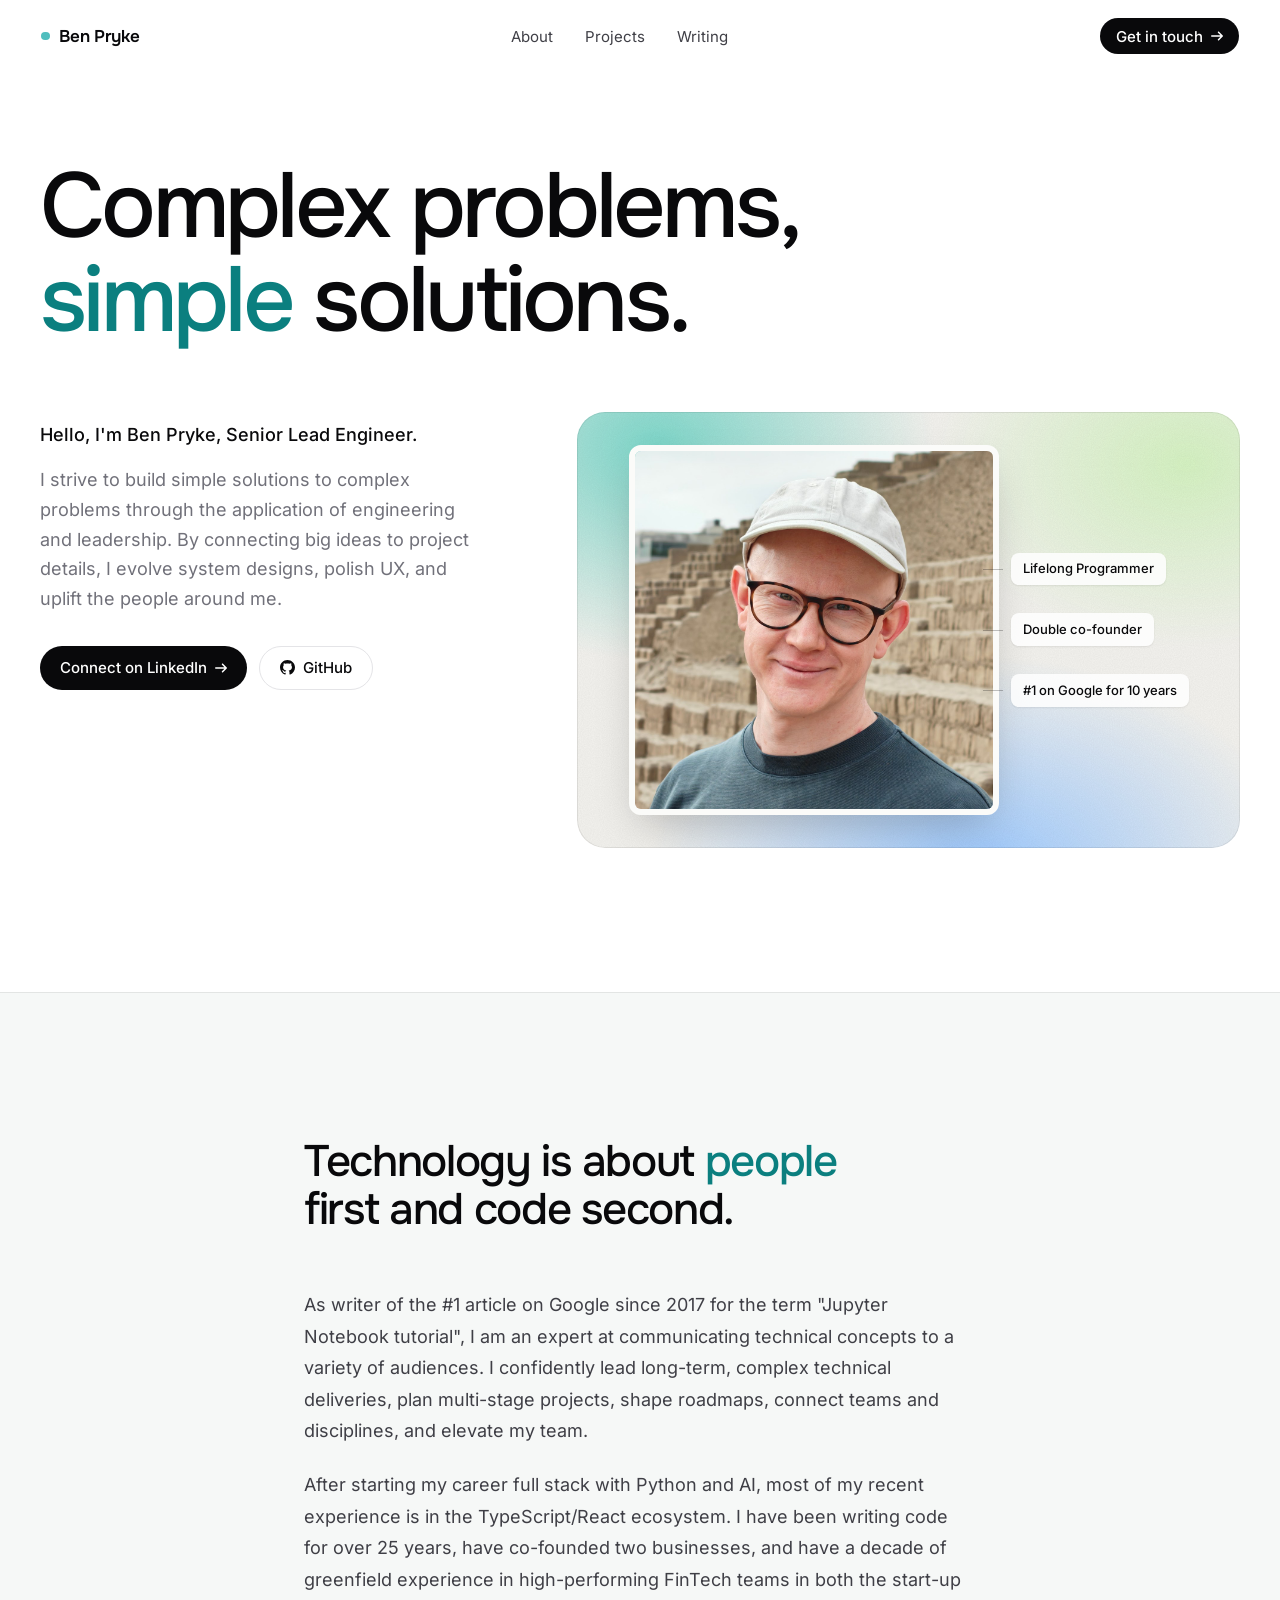
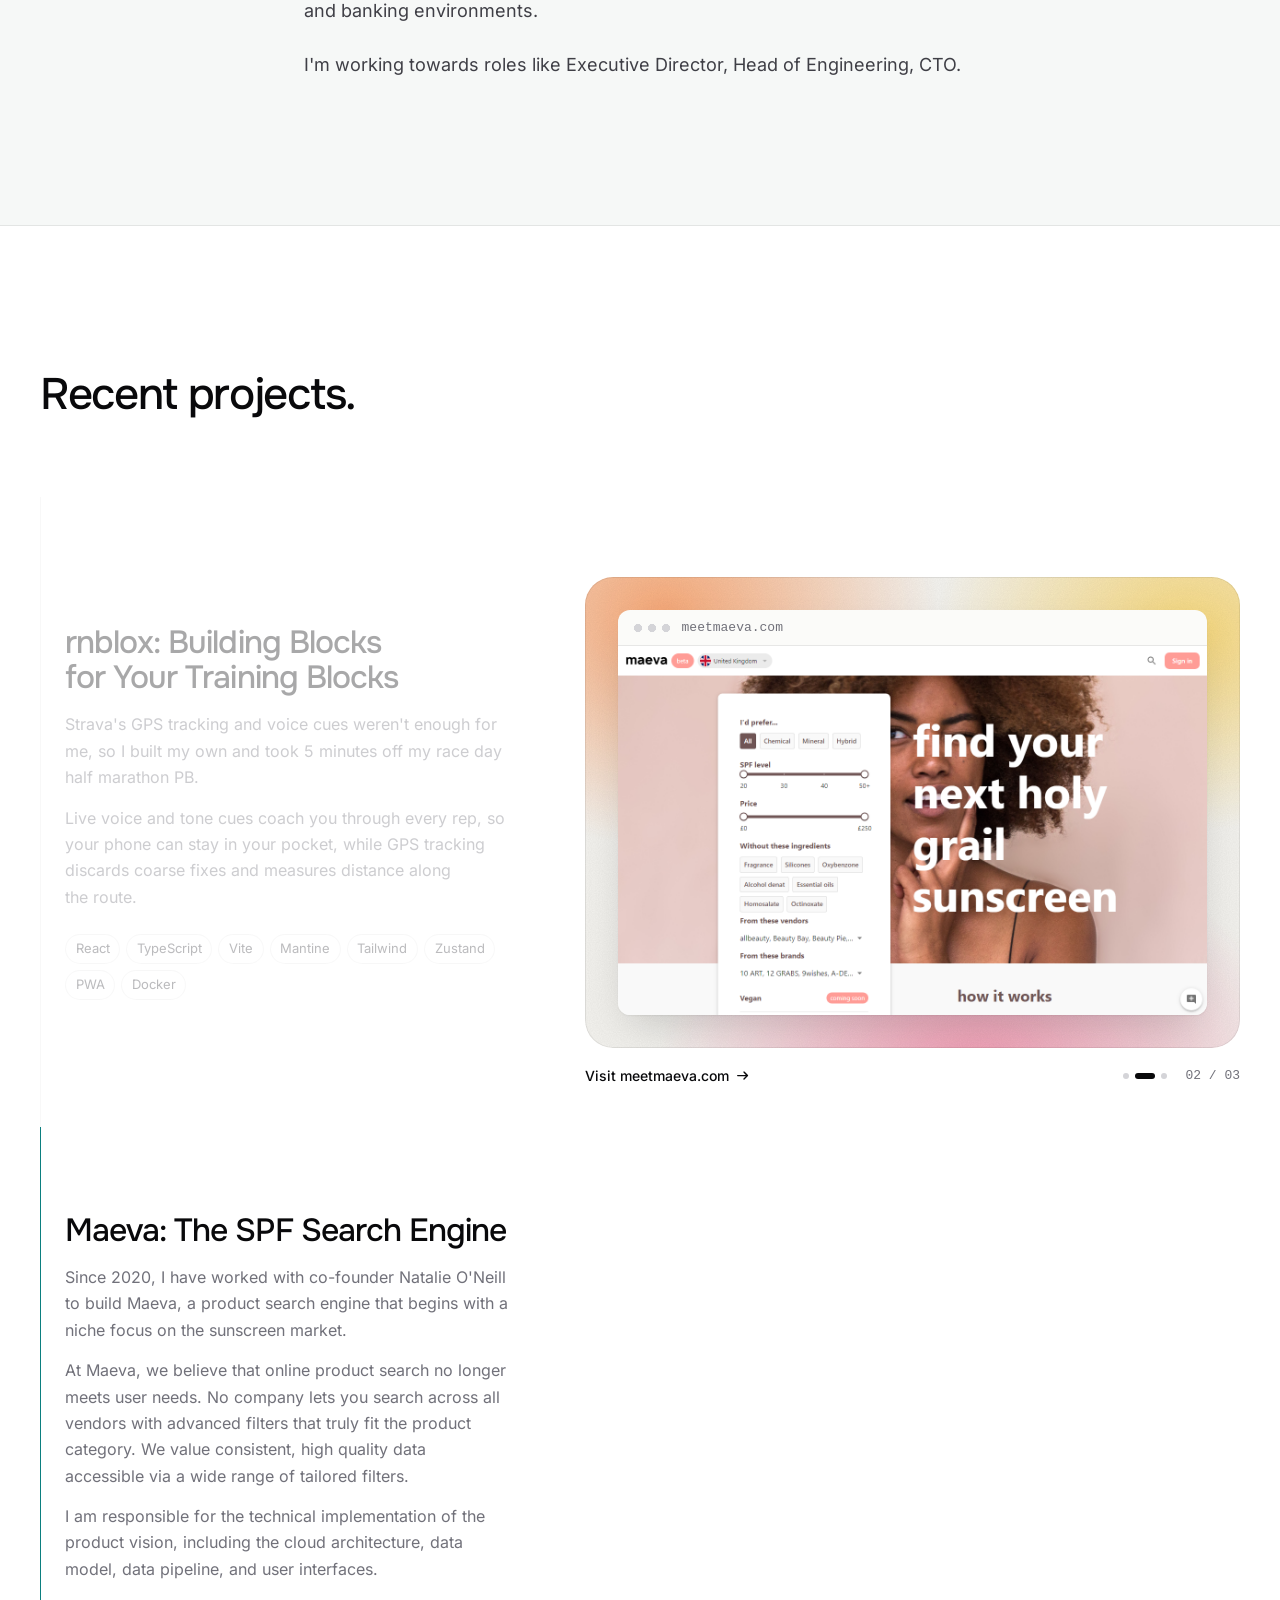
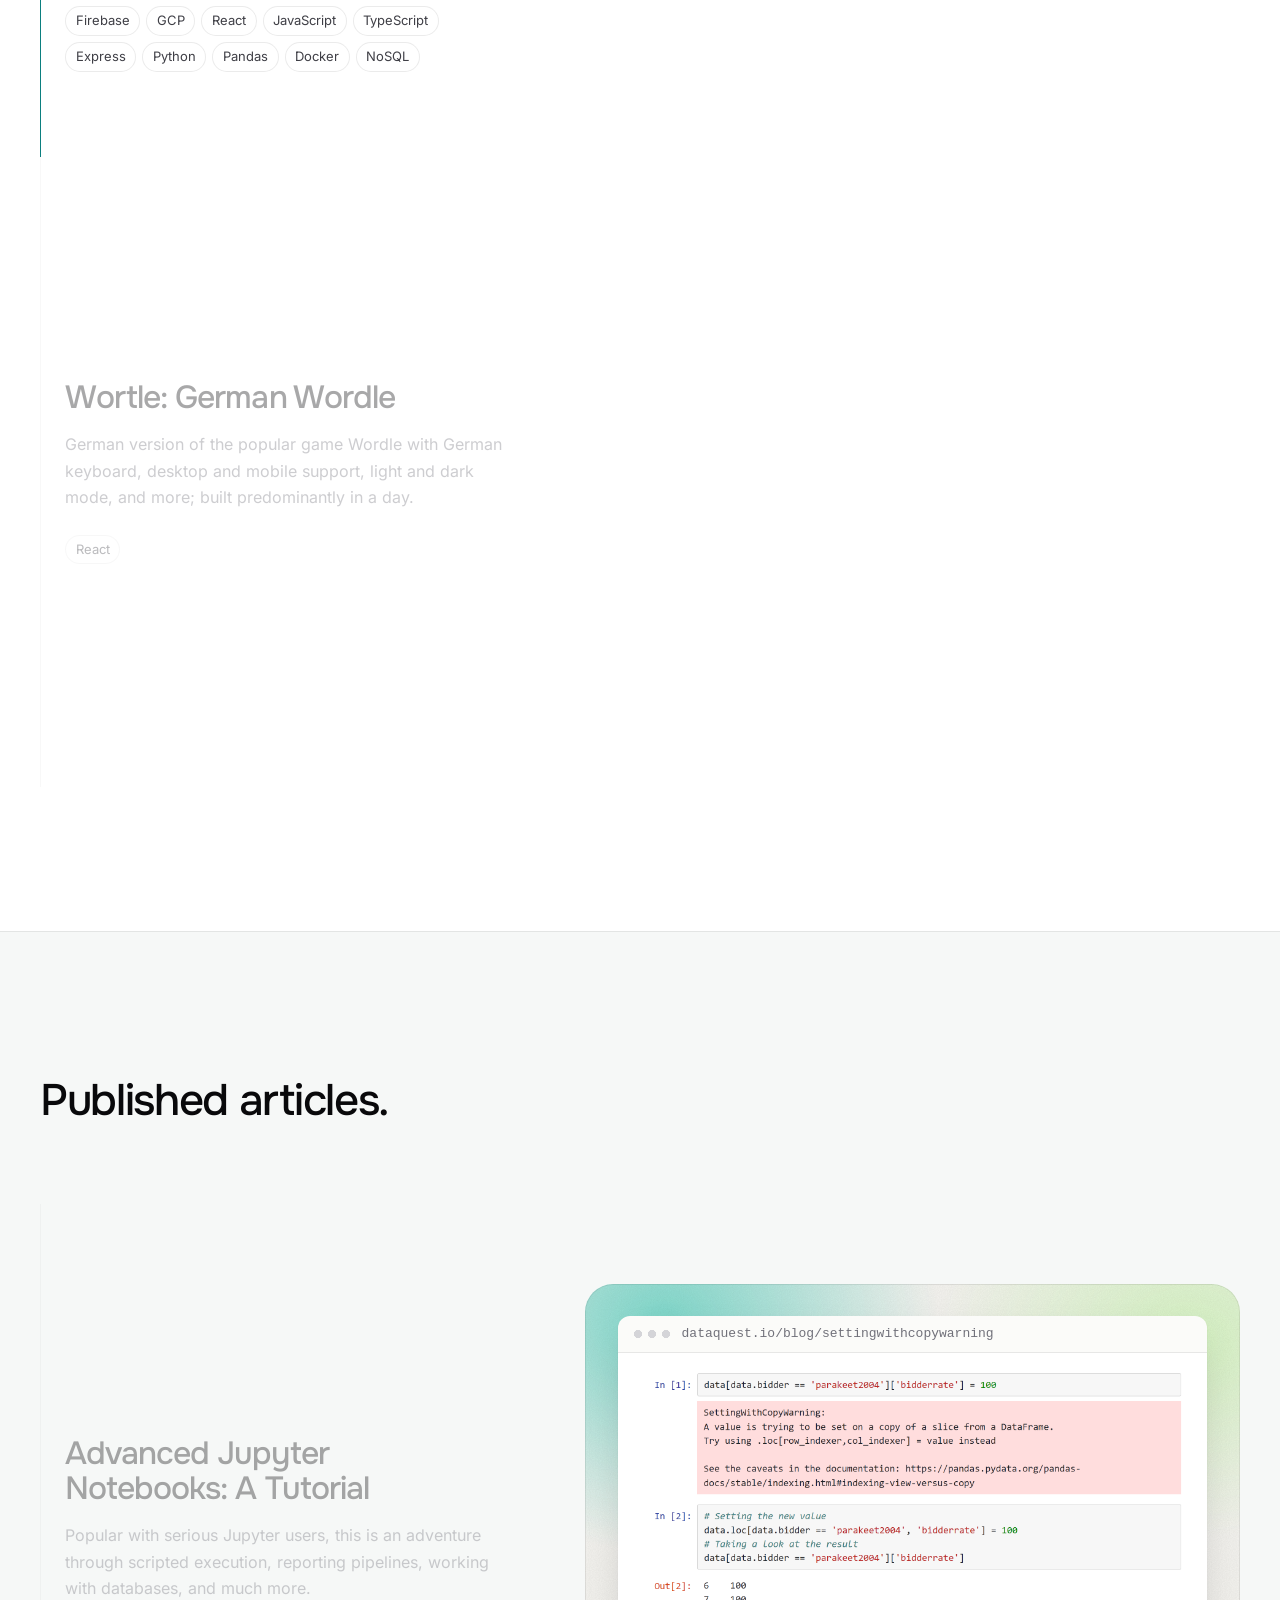
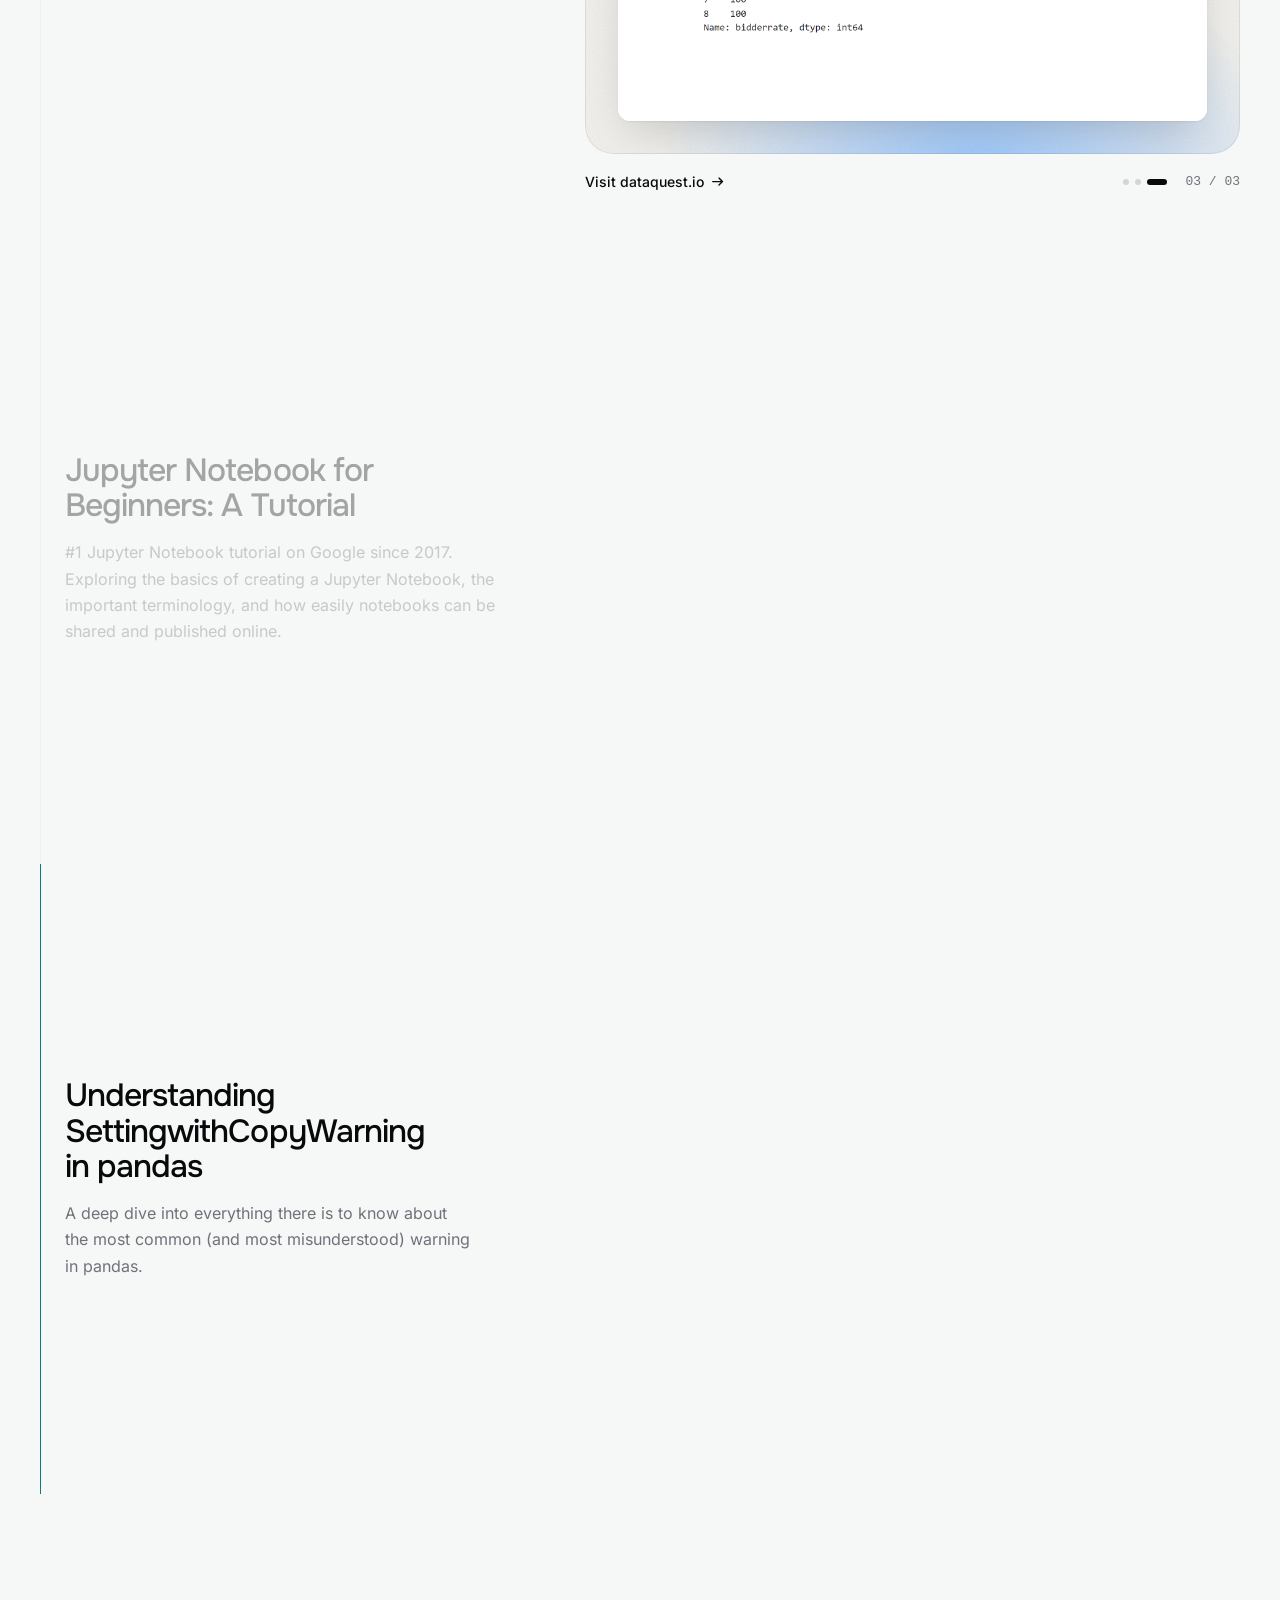
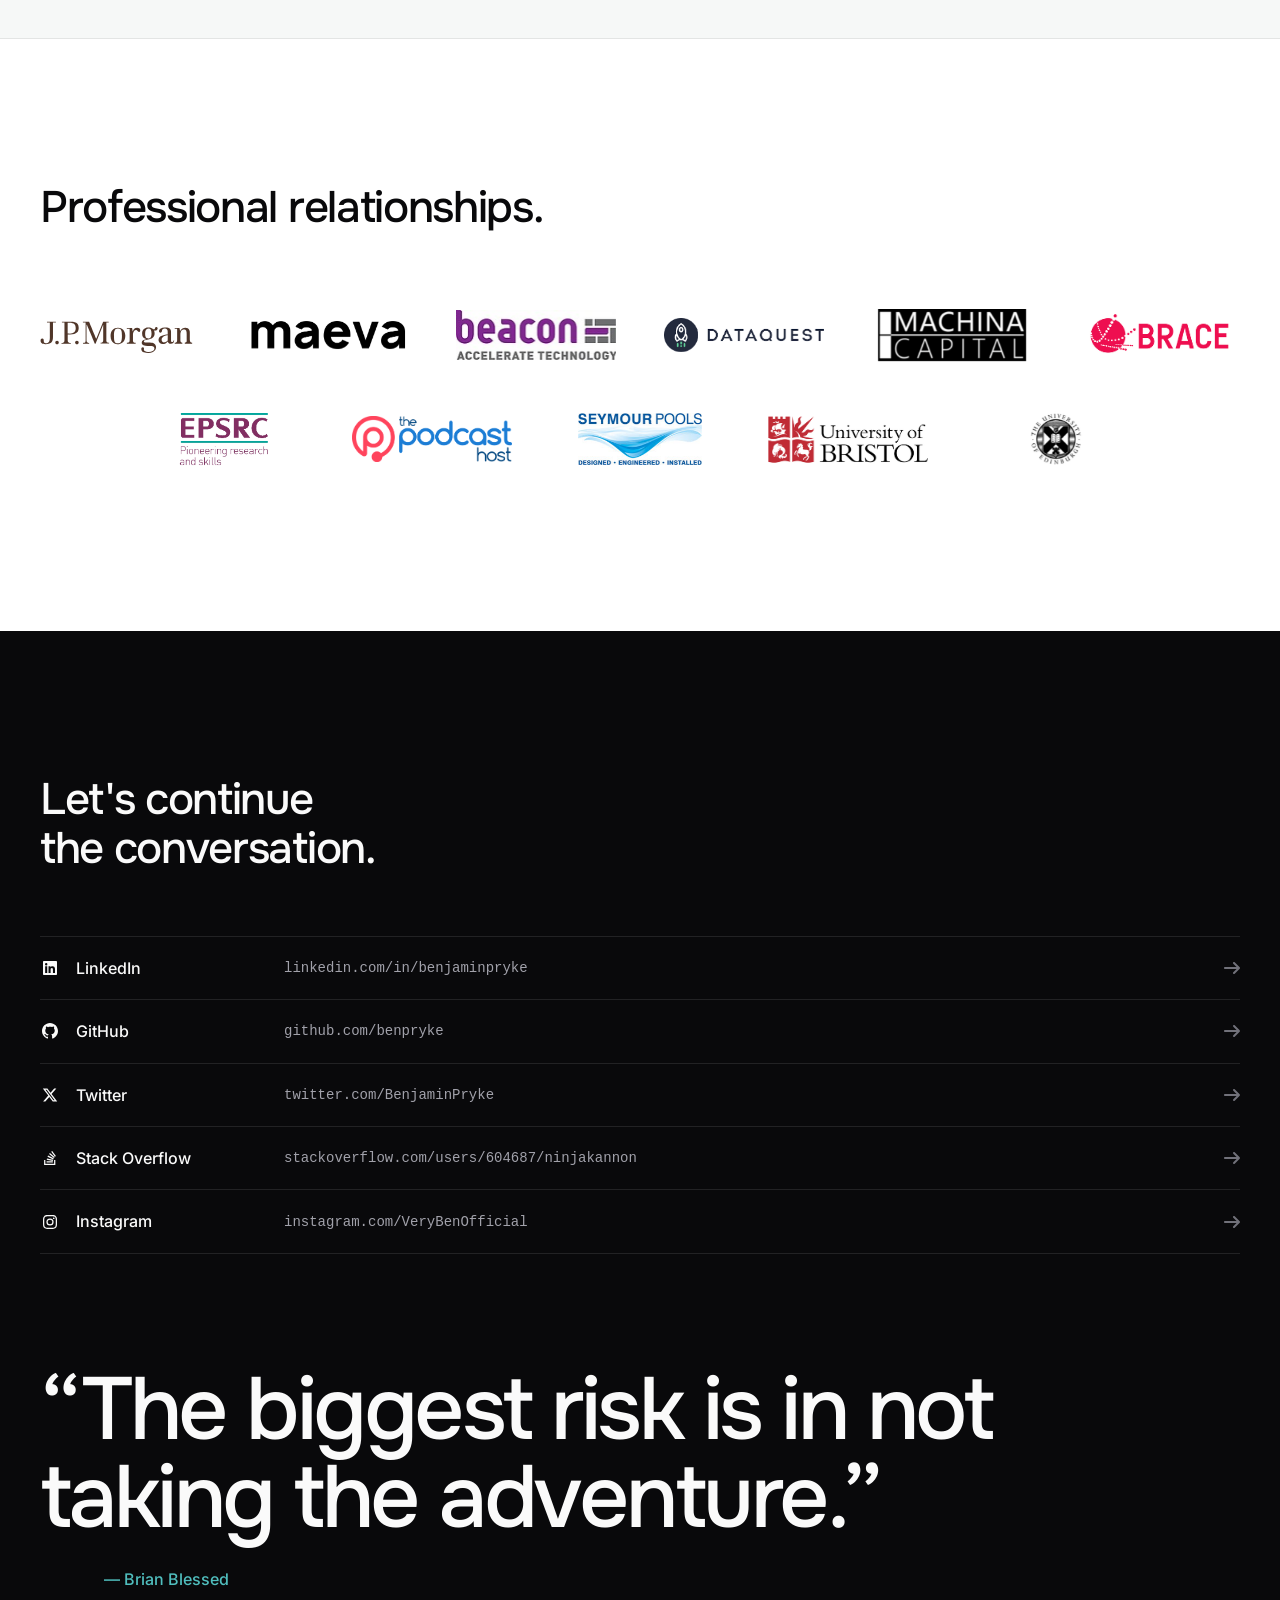
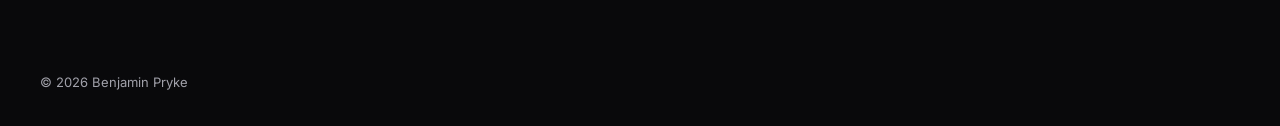
<file: index.html>
<!DOCTYPE html>
<html lang="en-GB">
  <head>
    <meta charset="utf-8"/>
    <link rel="shortcut icon" href="/assets/favicon-vqh3uQuY.ico"/>
    <link rel="icon" type="image/png" sizes="512x512" href="/assets/favicon-512x512-DaZWaWV2.png">
    <link rel="icon" type="image/png" sizes="192x192" href="/assets/favicon-192x192-DF1hLskp.png">
    <link rel="icon" type="image/png" sizes="32x32" href="/assets/favicon-32x32-KCON65HF.png">
    <link rel="icon" type="image/png" sizes="16x16" href="/assets/favicon-16x16-DmluTjXL.png">
    <link rel="apple-touch-icon" sizes="180x180" href="/assets/favicon-180x180-CDnnF3rg.png">
    <meta name="viewport" content="width=device-width, initial-scale=1, shrink-to-fit=no"/>
    <meta name="theme-color" content="#0b7f7f"/>
    <link rel="manifest" href="/assets/manifest-D1YhB_9p.json"/>
    
    <title>Benjamin Pryke | Developer</title>
    <meta name="description" content="Ben Pryke is an entrepreneur building tech for humans. Currently a senior tech lead at JPMC, formerly at Beacon Platform, and two time startup co-founder.">
    <meta name="keywords" content="Ben, Benjamin, Pryke, engineer, developer, dev, programmer, entrepreneur, startup, start-up, Python, TypeScript, JavaScript, full stack, senior, lead">

    <!-- Google tag (gtag.js) -->
    <script async src="https://www.googletagmanager.com/gtag/js?id=G-BXW9QDPKF5"></script>
    <script>"use strict";
      window.dataLayer = window.dataLayer || [];
      // biome-ignore lint/complexity/noArguments: gtag.js requires the arguments object itself, not an array
      function gtag(){window.dataLayer.push(arguments);}
      gtag('js', new Date());
      gtag('config', 'G-BXW9QDPKF5');
    </script>
    <script type="module" crossorigin src="/assets/index-D2MS_3RF.js"></script>
    <link rel="stylesheet" crossorigin href="/assets/index-UYMi_4hP.css">
  </head>
  <body>
    <noscript>Enabling JavaScript will enhance this site</noscript>
    <div id="root"><link rel="preload" as="image" href="/assets/headshot-Bqm12btp.jpg"/><header class="nav"><nav class="nav-bar" aria-label="Main"><a href="#top" class="nav-brand"><span class="nav-dot" aria-hidden="true"></span>Ben Pryke</a><ul class="nav-links"><li><a href="#about">About</a></li><li><a href="#projects">Projects</a></li><li><a href="#writing">Writing</a></li></ul><a href="#contact" class="button button-primary">Get in touch<svg data-prefix="fas" data-icon="arrow-right" class="svg-inline--fa fa-arrow-right button-arrow fa-width-auto" role="img" viewBox="0 0 512 512" aria-hidden="true"><path fill="currentColor" d="M502.6 278.6c12.5-12.5 12.5-32.8 0-45.3l-160-160c-12.5-12.5-32.8-12.5-45.3 0s-12.5 32.8 0 45.3L402.7 224 32 224c-17.7 0-32 14.3-32 32s14.3 32 32 32l370.7 0-105.4 105.4c-12.5 12.5-12.5 32.8 0 45.3s32.8 12.5 45.3 0l160-160z"></path></svg></a></nav></header><main><section class="hero" id="top"><h1><span>Complex problems,</span><span><em>simple</em> solutions.</span></h1><div class="hero-grid"><div class="hero-text"><p class="hero-lead">Hello, I&#x27;m Ben Pryke, Senior Lead Engineer.</p><p>I strive to build simple solutions to complex problems through the application of engineering and leadership. By connecting big ideas to project details, I evolve system designs, polish UX, and uplift the people around me.</p><div class="hero-actions"><a href="https://linkedin.com/in/benjaminpryke" class="button button-primary">Connect on LinkedIn<svg data-prefix="fas" data-icon="arrow-right" class="svg-inline--fa fa-arrow-right button-arrow fa-width-auto" role="img" viewBox="0 0 512 512" aria-hidden="true"><path fill="currentColor" d="M502.6 278.6c12.5-12.5 12.5-32.8 0-45.3l-160-160c-12.5-12.5-32.8-12.5-45.3 0s-12.5 32.8 0 45.3L402.7 224 32 224c-17.7 0-32 14.3-32 32s14.3 32 32 32l370.7 0-105.4 105.4c-12.5 12.5-12.5 32.8 0 45.3s32.8 12.5 45.3 0l160-160z"></path></svg></a><a href="https://github.com/benpryke" class="button button-secondary"><svg data-prefix="fab" data-icon="github" class="svg-inline--fa fa-github fa-width-auto" role="img" viewBox="0 0 512 512" aria-hidden="true"><path fill="currentColor" d="M216.5 362.5c-66-8-112.5-55.5-112.5-117 0-25 9-52 24-70-6.5-16.5-5.5-51.5 2-66 20-2.5 47 8 63 22.5 19-6 39-9 63.5-9s44.5 3 62.5 8.5c15.5-14 43-24.5 63-22 7 13.5 8 48.5 1.5 65.5 16 19 24.5 44.5 24.5 70.5 0 61.5-46.5 108-113.5 116.5 17 11 28.5 35 28.5 62.5l0 52C323 491.5 335.5 500 350.5 494 441 459.5 512 369 512 257 512 115.5 397 0 255.5 0S0 115.5 0 257c0 111 70.5 203 165.5 237.5 13.5 5 26.5-4 26.5-17.5l0-40c-7 3-16 5-24 5-33 0-52.5-18-66.5-51.5-5.5-13.5-11.5-21.5-23-23-6-.5-8-3-8-6 0-6 10-10.5 20-10.5 14.5 0 27 9 40 27.5 10 14.5 20.5 21 33 21s20.5-4.5 32-16c8.5-8.5 15-16 21-21z"></path></svg>GitHub</a></div></div><div class="frame hero-frame" data-tone="0"><div class="hero-portrait"><img src="/assets/headshot-Bqm12btp.jpg" alt="Benjamin Pryke" width="1354" height="1351"/><ul class="hero-facts"><li>Lifelong Programmer</li><li>Double co-founder</li><li>#1 on Google for 10 years</li></ul></div></div></div></section><section id="about" class="section section-tinted section-prose"><div class="section-inner"><h2 class="section-title">Technology is about <em>people</em> first and code second.</h2><p>As writer of the #1 article on Google since 2017 for the term &quot;Jupyter Notebook tutorial&quot;, I am an expert at communicating technical concepts to a variety of audiences. I confidently lead long-term, complex technical deliveries, plan multi-stage projects, shape roadmaps, connect teams and disciplines, and elevate my team.</p><p>After starting my career full stack with Python and AI, most of my recent experience is in the TypeScript/React ecosystem. I have been writing code for over 25 years, have co-founded two businesses, and have a decade of greenfield experience in high-performing FinTech teams in both the start-up and banking environments.</p><p>I&#x27;m working towards roles like Executive Director, Head of Engineering, CTO.</p></div></section><section id="projects" class="section"><div class="section-inner"><h2 class="section-title">Recent projects.</h2><div class="showcase"><ol class="showcase-list"><li class="showcase-item is-active"><div class="frame showcase-inline" data-tone="0"><div class="frame-window"><div class="frame-bar"><span class="frame-dots" aria-hidden="true"></span><span class="frame-title">rnblox.com</span></div><div class="frame-body"><img src="/assets/rnblox-BdJEKUhu.png" alt="" loading="lazy"/></div></div></div><h3><a href="https://rnblox.com">rnblox: Building Blocks for Your Training Blocks</a></h3><p>Strava&#x27;s GPS tracking and voice cues weren&#x27;t enough for me, so I built my own and took 5 minutes off my race day half marathon PB.</p><p>Live voice and tone cues coach you through every rep, so your phone can stay in your pocket, while GPS tracking discards coarse fixes and measures distance along the route.</p><ul class="showcase-tags" aria-label="Key tech"><li>React</li><li>TypeScript</li><li>Vite</li><li>Mantine</li><li>Tailwind</li><li>Zustand</li><li>PWA</li><li>Docker</li></ul></li><li class="showcase-item"><div class="frame showcase-inline" data-tone="1"><div class="frame-window"><div class="frame-bar"><span class="frame-dots" aria-hidden="true"></span><span class="frame-title">meetmaeva.com</span></div><div class="frame-body"><img src="/assets/maeva-BCKXFTvt.png" alt="" loading="lazy"/></div></div></div><h3><a href="https://meetmaeva.com/">Maeva: The SPF Search Engine</a></h3><p>Since 2020, I have worked with co-founder Natalie O&#x27;Neill to build Maeva, a product search engine that begins with a niche focus on the sunscreen market.</p><p>At Maeva, we believe that online product search no longer meets user needs. No company lets you search across all vendors with advanced filters that truly fit the product category. We value consistent, high quality data accessible via a wide range of tailored filters.</p><p>I am responsible for the technical implementation of the product vision, including the cloud architecture, data model, data pipeline, and user interfaces.</p><ul class="showcase-tags" aria-label="Key tech"><li>Firebase</li><li>GCP</li><li>React</li><li>JavaScript</li><li>TypeScript</li><li>Express</li><li>Python</li><li>Pandas</li><li>Docker</li><li>NoSQL</li></ul></li><li class="showcase-item"><div class="frame showcase-inline" data-tone="2"><div class="frame-window"><div class="frame-bar"><span class="frame-dots" aria-hidden="true"></span><span class="frame-title">wortle.xyz</span></div><div class="frame-body"><img src="/assets/wortle-DSlqPg60.png" alt="" loading="lazy"/></div></div></div><h3><a href="https://wortle.xyz">Wortle: German Wordle</a></h3><p>German version of the popular game Wordle with German keyboard, desktop and mobile support, light and dark mode, and more; built predominantly in a day.</p><ul class="showcase-tags" aria-label="Key tech"><li>React</li></ul></li></ol><div class="showcase-stage"><a href="https://rnblox.com" class="showcase-link" tabindex="-1" aria-hidden="true"><div class="frame" data-tone="0"><div class="frame-window"><div class="frame-bar"><span class="frame-dots" aria-hidden="true"></span><span class="frame-title">rnblox.com</span></div><div class="frame-body"><img src="/assets/rnblox-BdJEKUhu.png" alt="" loading="lazy" class="is-active"/><img src="/assets/maeva-BCKXFTvt.png" alt="" loading="lazy" class=""/><img src="/assets/wortle-DSlqPg60.png" alt="" loading="lazy" class=""/></div></div></div></a><div class="showcase-meta"><a href="https://rnblox.com">Visit rnblox.com<svg data-prefix="fas" data-icon="arrow-right" class="svg-inline--fa fa-arrow-right fa-width-auto" role="img" viewBox="0 0 512 512" aria-hidden="true"><path fill="currentColor" d="M502.6 278.6c12.5-12.5 12.5-32.8 0-45.3l-160-160c-12.5-12.5-32.8-12.5-45.3 0s-12.5 32.8 0 45.3L402.7 224 32 224c-17.7 0-32 14.3-32 32s14.3 32 32 32l370.7 0-105.4 105.4c-12.5 12.5-12.5 32.8 0 45.3s32.8 12.5 45.3 0l160-160z"></path></svg></a><div class="showcase-progress"><button type="button" aria-label="Show rnblox: Building Blocks for Your Training Blocks" aria-current="true" class="is-active"></button><button type="button" aria-label="Show Maeva: The SPF Search Engine" aria-current="false" class=""></button><button type="button" aria-label="Show Wortle: German Wordle" aria-current="false" class=""></button><span>01 / 03</span></div></div></div></div></div></section><section id="writing" class="section section-tinted"><div class="section-inner"><h2 class="section-title">Published articles.</h2><div class="showcase"><ol class="showcase-list"><li class="showcase-item is-active"><div class="frame showcase-inline" data-tone="2"><div class="frame-window"><div class="frame-bar"><span class="frame-dots" aria-hidden="true"></span><span class="frame-title">dataquest.io/blog/advanced-jupyter-notebooks-tutorial</span></div><div class="frame-body"><img src="/assets/article-jupyter-advanced-DeqisPoy.png" alt="" loading="lazy"/></div></div></div><h3><a href="https://www.dataquest.io/blog/advanced-jupyter-notebooks-tutorial/">Advanced Jupyter Notebooks: A Tutorial</a></h3><p>Popular with serious Jupyter users, this is an adventure through scripted execution, reporting pipelines, working with databases, and much more.</p></li><li class="showcase-item"><div class="frame showcase-inline" data-tone="3"><div class="frame-window"><div class="frame-bar"><span class="frame-dots" aria-hidden="true"></span><span class="frame-title">dataquest.io/blog/jupyter-notebook-tutorial</span></div><div class="frame-body"><img src="/assets/article-jupyter-beginners-ClU7cpkZ.png" alt="" loading="lazy"/></div></div></div><h3><a href="https://www.dataquest.io/blog/jupyter-notebook-tutorial/">Jupyter Notebook for Beginners: A Tutorial</a></h3><p>#1 Jupyter Notebook tutorial on Google since 2017. Exploring the basics of creating a Jupyter Notebook, the important terminology, and how easily notebooks can be shared and published online.</p></li><li class="showcase-item"><div class="frame showcase-inline" data-tone="0"><div class="frame-window"><div class="frame-bar"><span class="frame-dots" aria-hidden="true"></span><span class="frame-title">dataquest.io/blog/settingwithcopywarning</span></div><div class="frame-body"><img src="/assets/article-settingwithcopywarning-DxVnlxx6.png" alt="" loading="lazy"/></div></div></div><h3><a href="https://www.dataquest.io/blog/settingwithcopywarning/">Understanding SettingwithCopyWarning in pandas</a></h3><p>A deep dive into everything there is to know about the most common (and most misunderstood) warning in pandas.</p></li></ol><div class="showcase-stage"><a href="https://www.dataquest.io/blog/advanced-jupyter-notebooks-tutorial/" class="showcase-link" tabindex="-1" aria-hidden="true"><div class="frame" data-tone="2"><div class="frame-window"><div class="frame-bar"><span class="frame-dots" aria-hidden="true"></span><span class="frame-title">dataquest.io/blog/advanced-jupyter-notebooks-tutorial</span></div><div class="frame-body"><img src="/assets/article-jupyter-advanced-DeqisPoy.png" alt="" loading="lazy" class="is-active"/><img src="/assets/article-jupyter-beginners-ClU7cpkZ.png" alt="" loading="lazy" class=""/><img src="/assets/article-settingwithcopywarning-DxVnlxx6.png" alt="" loading="lazy" class=""/></div></div></div></a><div class="showcase-meta"><a href="https://www.dataquest.io/blog/advanced-jupyter-notebooks-tutorial/">Visit dataquest.io<svg data-prefix="fas" data-icon="arrow-right" class="svg-inline--fa fa-arrow-right fa-width-auto" role="img" viewBox="0 0 512 512" aria-hidden="true"><path fill="currentColor" d="M502.6 278.6c12.5-12.5 12.5-32.8 0-45.3l-160-160c-12.5-12.5-32.8-12.5-45.3 0s-12.5 32.8 0 45.3L402.7 224 32 224c-17.7 0-32 14.3-32 32s14.3 32 32 32l370.7 0-105.4 105.4c-12.5 12.5-12.5 32.8 0 45.3s32.8 12.5 45.3 0l160-160z"></path></svg></a><div class="showcase-progress"><button type="button" aria-label="Show Advanced Jupyter Notebooks: A Tutorial" aria-current="true" class="is-active"></button><button type="button" aria-label="Show Jupyter Notebook for Beginners: A Tutorial" aria-current="false" class=""></button><button type="button" aria-label="Show Understanding SettingwithCopyWarning in pandas" aria-current="false" class=""></button><span>01 / 03</span></div></div></div></div></div></section><section class="section"><div class="section-inner"><h2 class="section-title">Professional relationships.</h2><ul class="logos"><li><a href="https://jpmorgan.com"><img src="/assets/logo-jpmc-B_yg5YcH.svg" alt="J.P. Morgan" loading="lazy"/></a></li><li><a href="https://meetmaeva.com"><img src="/assets/logo-maeva-CmxY9h2F.png" alt="Maeva" loading="lazy"/></a></li><li><a href="https://beacon.io"><img src="/assets/logo-beacon-BUWTUoi1.jpg" alt="Beacon Platform" loading="lazy"/></a></li><li><a href="https://www.dataquest.io"><img src="/assets/logo-dataquest-DRga4fbB.png" alt="Dataquest" loading="lazy"/></a></li><li><a href="https://www.linkedin.com/company/machina-capital"><img src="/assets/logo-machina-capital-DNEJAy8O.png" alt="Machina Capital" loading="lazy"/></a></li><li><a href="https://www.alzheimers-brace.org"><img src="/assets/logo-brace-D38T7SPX.png" alt="BRACE Dementia Research" loading="lazy"/></a></li><li><a href="https://epsrc.ukri.org/"><img src="/assets/logo-epsrc-CcCZXrrb.jpg" alt="EPSRC" loading="lazy"/></a></li><li><a href="https://www.thepodcasthost.com"><img src="/assets/logo-the-podcast-host-DcfUXhgy.png" alt="The Podcast Host" loading="lazy"/></a></li><li><a href="https://seymourpools.co.uk"><img src="/assets/logo-seymour-pools-DZkyE0bT.jpg" alt="Seymour Pools" loading="lazy"/></a></li><li><a href="http://www.bris.ac.uk/engineering/departments/computerscience/"><img src="/assets/logo-bristol-2JbccfRq.png" alt="Bristol University" loading="lazy"/></a></li><li><a href="http://www.anc.ed.ac.uk/machine-learning/"><img src="/assets/logo-edinburgh-WC3grtya.png" alt="Edinburgh University" loading="lazy"/></a></li></ul></div></section></main><footer class="footer" id="contact"><div class="footer-inner"><h2>Let&#x27;s continue the conversation.</h2><ul class="footer-links"><li><a href="https://linkedin.com/in/benjaminpryke"><svg data-prefix="fab" data-icon="linkedin" class="svg-inline--fa fa-linkedin" role="img" viewBox="0 0 448 512" aria-hidden="true"><path fill="currentColor" d="M416 32L31.9 32C14.3 32 0 46.5 0 64.3L0 447.7C0 465.5 14.3 480 31.9 480L416 480c17.6 0 32-14.5 32-32.3l0-383.4C448 46.5 433.6 32 416 32zM135.4 416l-66.4 0 0-213.8 66.5 0 0 213.8-.1 0zM102.2 96a38.5 38.5 0 1 1 0 77 38.5 38.5 0 1 1 0-77zM384.3 416l-66.4 0 0-104c0-24.8-.5-56.7-34.5-56.7-34.6 0-39.9 27-39.9 54.9l0 105.8-66.4 0 0-213.8 63.7 0 0 29.2 .9 0c8.9-16.8 30.6-34.5 62.9-34.5 67.2 0 79.7 44.3 79.7 101.9l0 117.2z"></path></svg><span>LinkedIn</span><span class="footer-url">linkedin.com/in/benjaminpryke</span><svg data-prefix="fas" data-icon="arrow-right" class="svg-inline--fa fa-arrow-right footer-arrow fa-width-auto" role="img" viewBox="0 0 512 512" aria-hidden="true"><path fill="currentColor" d="M502.6 278.6c12.5-12.5 12.5-32.8 0-45.3l-160-160c-12.5-12.5-32.8-12.5-45.3 0s-12.5 32.8 0 45.3L402.7 224 32 224c-17.7 0-32 14.3-32 32s14.3 32 32 32l370.7 0-105.4 105.4c-12.5 12.5-12.5 32.8 0 45.3s32.8 12.5 45.3 0l160-160z"></path></svg></a></li><li><a href="https://github.com/benpryke"><svg data-prefix="fab" data-icon="github" class="svg-inline--fa fa-github" role="img" viewBox="0 0 512 512" aria-hidden="true"><path fill="currentColor" d="M216.5 362.5c-66-8-112.5-55.5-112.5-117 0-25 9-52 24-70-6.5-16.5-5.5-51.5 2-66 20-2.5 47 8 63 22.5 19-6 39-9 63.5-9s44.5 3 62.5 8.5c15.5-14 43-24.5 63-22 7 13.5 8 48.5 1.5 65.5 16 19 24.5 44.5 24.5 70.5 0 61.5-46.5 108-113.5 116.5 17 11 28.5 35 28.5 62.5l0 52C323 491.5 335.5 500 350.5 494 441 459.5 512 369 512 257 512 115.5 397 0 255.5 0S0 115.5 0 257c0 111 70.5 203 165.5 237.5 13.5 5 26.5-4 26.5-17.5l0-40c-7 3-16 5-24 5-33 0-52.5-18-66.5-51.5-5.5-13.5-11.5-21.5-23-23-6-.5-8-3-8-6 0-6 10-10.5 20-10.5 14.5 0 27 9 40 27.5 10 14.5 20.5 21 33 21s20.5-4.5 32-16c8.5-8.5 15-16 21-21z"></path></svg><span>GitHub</span><span class="footer-url">github.com/benpryke</span><svg data-prefix="fas" data-icon="arrow-right" class="svg-inline--fa fa-arrow-right footer-arrow fa-width-auto" role="img" viewBox="0 0 512 512" aria-hidden="true"><path fill="currentColor" d="M502.6 278.6c12.5-12.5 12.5-32.8 0-45.3l-160-160c-12.5-12.5-32.8-12.5-45.3 0s-12.5 32.8 0 45.3L402.7 224 32 224c-17.7 0-32 14.3-32 32s14.3 32 32 32l370.7 0-105.4 105.4c-12.5 12.5-12.5 32.8 0 45.3s32.8 12.5 45.3 0l160-160z"></path></svg></a></li><li><a href="https://twitter.com/BenjaminPryke"><svg data-prefix="fab" data-icon="x-twitter" class="svg-inline--fa fa-x-twitter" role="img" viewBox="0 0 448 512" aria-hidden="true"><path fill="currentColor" d="M357.2 48L427.8 48 273.6 224.2 455 464 313 464 201.7 318.6 74.5 464 3.8 464 168.7 275.5-5.2 48 140.4 48 240.9 180.9 357.2 48zM332.4 421.8l39.1 0-252.4-333.8-42 0 255.3 333.8z"></path></svg><span>Twitter</span><span class="footer-url">twitter.com/BenjaminPryke</span><svg data-prefix="fas" data-icon="arrow-right" class="svg-inline--fa fa-arrow-right footer-arrow fa-width-auto" role="img" viewBox="0 0 512 512" aria-hidden="true"><path fill="currentColor" d="M502.6 278.6c12.5-12.5 12.5-32.8 0-45.3l-160-160c-12.5-12.5-32.8-12.5-45.3 0s-12.5 32.8 0 45.3L402.7 224 32 224c-17.7 0-32 14.3-32 32s14.3 32 32 32l370.7 0-105.4 105.4c-12.5 12.5-12.5 32.8 0 45.3s32.8 12.5 45.3 0l160-160z"></path></svg></a></li><li><a href="https://stackoverflow.com/users/604687/ninjakannon"><svg data-prefix="fab" data-icon="stack-overflow" class="svg-inline--fa fa-stack-overflow" role="img" viewBox="0 0 384 512" aria-hidden="true"><path fill="currentColor" d="M291 311l-195.7-41.3-8.2 39.3 195.7 41 8.2-39zm51-87L188.5 95.7 163 126.5 316.5 254.8 342 224zm-31.2 39.7L129.5 179 112.8 215.5 294 300 310.8 263.7zM262.3 32l-32 24 119.3 160.3 32-24-119.3-160.3zm20.5 328l-200 0 0 39.7 200 0 0-39.7zm39.7 80l-279.5 0 0-120-40 0 0 160 359.5 0 0-160-40 0 0 120z"></path></svg><span>Stack Overflow</span><span class="footer-url">stackoverflow.com/users/604687/ninjakannon</span><svg data-prefix="fas" data-icon="arrow-right" class="svg-inline--fa fa-arrow-right footer-arrow fa-width-auto" role="img" viewBox="0 0 512 512" aria-hidden="true"><path fill="currentColor" d="M502.6 278.6c12.5-12.5 12.5-32.8 0-45.3l-160-160c-12.5-12.5-32.8-12.5-45.3 0s-12.5 32.8 0 45.3L402.7 224 32 224c-17.7 0-32 14.3-32 32s14.3 32 32 32l370.7 0-105.4 105.4c-12.5 12.5-12.5 32.8 0 45.3s32.8 12.5 45.3 0l160-160z"></path></svg></a></li><li><a href="https://www.instagram.com/VeryBenOfficial"><svg data-prefix="fab" data-icon="instagram" class="svg-inline--fa fa-instagram" role="img" viewBox="0 0 448 512" aria-hidden="true"><path fill="currentColor" d="M224.3 141a115 115 0 1 0 -.6 230 115 115 0 1 0 .6-230zm-.6 40.4a74.6 74.6 0 1 1 .6 149.2 74.6 74.6 0 1 1 -.6-149.2zm93.4-45.1a26.8 26.8 0 1 1 53.6 0 26.8 26.8 0 1 1 -53.6 0zm129.7 27.2c-1.7-35.9-9.9-67.7-36.2-93.9-26.2-26.2-58-34.4-93.9-36.2-37-2.1-147.9-2.1-184.9 0-35.8 1.7-67.6 9.9-93.9 36.1s-34.4 58-36.2 93.9c-2.1 37-2.1 147.9 0 184.9 1.7 35.9 9.9 67.7 36.2 93.9s58 34.4 93.9 36.2c37 2.1 147.9 2.1 184.9 0 35.9-1.7 67.7-9.9 93.9-36.2 26.2-26.2 34.4-58 36.2-93.9 2.1-37 2.1-147.8 0-184.8zM399 388c-7.8 19.6-22.9 34.7-42.6 42.6-29.5 11.7-99.5 9-132.1 9s-102.7 2.6-132.1-9c-19.6-7.8-34.7-22.9-42.6-42.6-11.7-29.5-9-99.5-9-132.1s-2.6-102.7 9-132.1c7.8-19.6 22.9-34.7 42.6-42.6 29.5-11.7 99.5-9 132.1-9s102.7-2.6 132.1 9c19.6 7.8 34.7 22.9 42.6 42.6 11.7 29.5 9 99.5 9 132.1s2.7 102.7-9 132.1z"></path></svg><span>Instagram</span><span class="footer-url">instagram.com/VeryBenOfficial</span><svg data-prefix="fas" data-icon="arrow-right" class="svg-inline--fa fa-arrow-right footer-arrow fa-width-auto" role="img" viewBox="0 0 512 512" aria-hidden="true"><path fill="currentColor" d="M502.6 278.6c12.5-12.5 12.5-32.8 0-45.3l-160-160c-12.5-12.5-32.8-12.5-45.3 0s-12.5 32.8 0 45.3L402.7 224 32 224c-17.7 0-32 14.3-32 32s14.3 32 32 32l370.7 0-105.4 105.4c-12.5 12.5-12.5 32.8 0 45.3s32.8 12.5 45.3 0l160-160z"></path></svg></a></li></ul><blockquote class="footer-quote"><p>“The biggest risk is in not taking the adventure.”</p><footer>— Brian Blessed</footer></blockquote><p class="footer-legal">© 2026 Benjamin Pryke</p></div></footer></div>
  </body>
</html>
</file>
<file: assets/index-UYMi_4hP.css>
@font-face{font-family:Onest Variable;font-style:normal;font-display:swap;font-weight:100 900;src:url(/assets/onest-cyrillic-ext-wght-normal-DOFToQv1.woff2)format("woff2-variations");unicode-range:U+460-52F,U+1C80-1C8A,U+20B4,U+2DE0-2DFF,U+A640-A69F,U+FE2E-FE2F}@font-face{font-family:Onest Variable;font-style:normal;font-display:swap;font-weight:100 900;src:url(/assets/onest-cyrillic-wght-normal-DayYxulF.woff2)format("woff2-variations");unicode-range:U+301,U+400-45F,U+490-491,U+4B0-4B1,U+2116}@font-face{font-family:Onest Variable;font-style:normal;font-display:swap;font-weight:100 900;src:url(/assets/onest-math-wght-normal-Bl4ZGkZl.woff2)format("woff2-variations");unicode-range:U+302-303,U+305,U+307-308,U+310,U+312,U+315,U+31A,U+326-327,U+32C,U+32F-330,U+332-333,U+338,U+33A,U+346,U+34D,U+391-3A1,U+3A3-3A9,U+3B1-3C9,U+3D1,U+3D5-3D6,U+3F0-3F1,U+3F4-3F5,U+2016-2017,U+2034-2038,U+203C,U+2040,U+2043,U+2047,U+2050,U+2057,U+205F,U+2070-2071,U+2074-208E,U+2090-209C,U+20D0-20DC,U+20E1,U+20E5-20EF,U+2100-2112,U+2114-2115,U+2117-2121,U+2123-214F,U+2190,U+2192,U+2194-21AE,U+21B0-21E5,U+21F1-21F2,U+21F4-2211,U+2213-2214,U+2216-22FF,U+2308-230B,U+2310,U+2319,U+231C-2321,U+2336-237A,U+237C,U+2395,U+239B-23B7,U+23D0,U+23DC-23E1,U+2474-2475,U+25AF,U+25B3,U+25B7,U+25BD,U+25C1,U+25CA,U+25CC,U+25FB,U+266D-266F,U+27C0-27FF,U+2900-2AFF,U+2B0E-2B11,U+2B30-2B4C,U+2BFE,U+3030,U+FF5B,U+FF5D,U+1D400-1D7FF,U+1EE??}@font-face{font-family:Onest Variable;font-style:normal;font-display:swap;font-weight:100 900;src:url(/assets/onest-symbols-wght-normal-DxQzqQfC.woff2)format("woff2-variations");unicode-range:U+1-C,U+E-1F,U+7F-9F,U+20DD-20E0,U+20E2-20E4,U+2150-218F,U+2190,U+2192,U+2194-2199,U+21AF,U+21E6-21F0,U+21F3,U+2218-2219,U+2299,U+22C4-22C6,U+2300-243F,U+2440-244A,U+2460-24FF,U+25A0-27BF,U+28??,U+2921-2922,U+2981,U+29BF,U+29EB,U+2B??,U+4DC0-4DFF,U+FFF9-FFFB,U+10140-1018E,U+10190-1019C,U+101A0,U+101D0-101FD,U+102E0-102FB,U+10E60-10E7E,U+1D2C0-1D2D3,U+1D2E0-1D37F,U+1F0??,U+1F100-1F1AD,U+1F1E6-1F1FF,U+1F30D-1F30F,U+1F315,U+1F31C,U+1F31E,U+1F320-1F32C,U+1F336,U+1F378,U+1F37D,U+1F382,U+1F393-1F39F,U+1F3A7-1F3A8,U+1F3AC-1F3AF,U+1F3C2,U+1F3C4-1F3C6,U+1F3CA-1F3CE,U+1F3D4-1F3E0,U+1F3ED,U+1F3F1-1F3F3,U+1F3F5-1F3F7,U+1F408,U+1F415,U+1F41F,U+1F426,U+1F43F,U+1F441-1F442,U+1F444,U+1F446-1F449,U+1F44C-1F44E,U+1F453,U+1F46A,U+1F47D,U+1F4A3,U+1F4B0,U+1F4B3,U+1F4B9,U+1F4BB,U+1F4BF,U+1F4C8-1F4CB,U+1F4D6,U+1F4DA,U+1F4DF,U+1F4E3-1F4E6,U+1F4EA-1F4ED,U+1F4F7,U+1F4F9-1F4FB,U+1F4FD-1F4FE,U+1F503,U+1F507-1F50B,U+1F50D,U+1F512-1F513,U+1F53E-1F54A,U+1F54F-1F5FA,U+1F610,U+1F650-1F67F,U+1F687,U+1F68D,U+1F691,U+1F694,U+1F698,U+1F6AD,U+1F6B2,U+1F6B9-1F6BA,U+1F6BC,U+1F6C6-1F6CF,U+1F6D3-1F6D7,U+1F6E0-1F6EA,U+1F6F0-1F6F3,U+1F6F7-1F6FC,U+1F7??,U+1F800-1F80B,U+1F810-1F847,U+1F850-1F859,U+1F860-1F887,U+1F890-1F8AD,U+1F8B0-1F8BB,U+1F8C0-1F8C1,U+1F900-1F90B,U+1F93B,U+1F946,U+1F984,U+1F996,U+1F9E9,U+1FA00-1FA6F,U+1FA70-1FA7C,U+1FA80-1FA89,U+1FA8F-1FAC6,U+1FACE-1FADC,U+1FADF-1FAE9,U+1FAF0-1FAF8,U+1FB??}@font-face{font-family:Onest Variable;font-style:normal;font-display:swap;font-weight:100 900;src:url(/assets/onest-vietnamese-wght-normal-BBxOatbv.woff2)format("woff2-variations");unicode-range:U+102-103,U+110-111,U+128-129,U+168-169,U+1A0-1A1,U+1AF-1B0,U+300-301,U+303-304,U+308-309,U+323,U+329,U+1EA0-1EF9,U+20AB}@font-face{font-family:Onest Variable;font-style:normal;font-display:swap;font-weight:100 900;src:url(/assets/onest-latin-ext-wght-normal-QAhDxQuo.woff2)format("woff2-variations");unicode-range:U+100-2BA,U+2BD-2C5,U+2C7-2CC,U+2CE-2D7,U+2DD-2FF,U+304,U+308,U+329,U+1D00-1DBF,U+1E00-1E9F,U+1EF2-1EFF,U+2020,U+20A0-20AB,U+20AD-20C0,U+2113,U+2C60-2C7F,U+A720-A7FF}@font-face{font-family:Onest Variable;font-style:normal;font-display:swap;font-weight:100 900;src:url(/assets/onest-latin-wght-normal-Dun_Rd-l.woff2)format("woff2-variations");unicode-range:U+??,U+131,U+152-153,U+2BB-2BC,U+2C6,U+2DA,U+2DC,U+304,U+308,U+329,U+2000-206F,U+20AC,U+2122,U+2191,U+2193,U+2212,U+2215,U+FEFF,U+FFFD}@font-face{font-family:Inter Variable;font-style:normal;font-display:swap;font-weight:100 900;src:url(/assets/inter-cyrillic-ext-wght-normal-BOeWTOD4.woff2)format("woff2-variations");unicode-range:U+460-52F,U+1C80-1C8A,U+20B4,U+2DE0-2DFF,U+A640-A69F,U+FE2E-FE2F}@font-face{font-family:Inter Variable;font-style:normal;font-display:swap;font-weight:100 900;src:url(/assets/inter-cyrillic-wght-normal-DqGufNeO.woff2)format("woff2-variations");unicode-range:U+301,U+400-45F,U+490-491,U+4B0-4B1,U+2116}@font-face{font-family:Inter Variable;font-style:normal;font-display:swap;font-weight:100 900;src:url(/assets/inter-greek-ext-wght-normal-DlzME5K_.woff2)format("woff2-variations");unicode-range:U+1F??}@font-face{font-family:Inter Variable;font-style:normal;font-display:swap;font-weight:100 900;src:url(/assets/inter-greek-wght-normal-CkhJZR-_.woff2)format("woff2-variations");unicode-range:U+370-377,U+37A-37F,U+384-38A,U+38C,U+38E-3A1,U+3A3-3FF}@font-face{font-family:Inter Variable;font-style:normal;font-display:swap;font-weight:100 900;src:url(/assets/inter-vietnamese-wght-normal-CBcvBZtf.woff2)format("woff2-variations");unicode-range:U+102-103,U+110-111,U+128-129,U+168-169,U+1A0-1A1,U+1AF-1B0,U+300-301,U+303-304,U+308-309,U+323,U+329,U+1EA0-1EF9,U+20AB}@font-face{font-family:Inter Variable;font-style:normal;font-display:swap;font-weight:100 900;src:url(/assets/inter-latin-ext-wght-normal-DO1Apj_S.woff2)format("woff2-variations");unicode-range:U+100-2BA,U+2BD-2C5,U+2C7-2CC,U+2CE-2D7,U+2DD-2FF,U+304,U+308,U+329,U+1D00-1DBF,U+1E00-1E9F,U+1EF2-1EFF,U+2020,U+20A0-20AB,U+20AD-20C0,U+2113,U+2C60-2C7F,U+A720-A7FF}@font-face{font-family:Inter Variable;font-style:normal;font-display:swap;font-weight:100 900;src:url(/assets/inter-latin-wght-normal-Dx4kXJAl.woff2)format("woff2-variations");unicode-range:U+??,U+131,U+152-153,U+2BB-2BC,U+2C6,U+2DA,U+2DC,U+304,U+308,U+329,U+2000-206F,U+20AC,U+2122,U+2191,U+2193,U+2212,U+2215,U+FEFF,U+FFFD}@property --g1{syntax:"<color>";inherits:false;initial-value:#0000}@property --g2{syntax:"<color>";inherits:false;initial-value:#0000}@property --g3{syntax:"<color>";inherits:false;initial-value:#0000}:root{--ink:#09090b;--text:#3f3f46;--muted:#71717a;--faint:#8b8b94;--line:#09090b14;--surface:#fff;--surface-alt:#f6f8f7;--card:#fbfbf9;--accent:#0b7f7f;--accent-bright:#50bebe;--accent-wash:#d9f1ee;--font-display:"Onest Variable", ui-sans-serif, system-ui, sans-serif;--font-body:"Inter Variable", ui-sans-serif, system-ui, sans-serif;--font-mono:ui-monospace, "SFMono-Regular", "Cascadia Code", Menlo, Consolas, monospace;--content-width:75rem;--prose-width:42rem;--gutter:clamp(1rem, 4vw, 2.5rem);--section-space:clamp(5rem, 12vw, 9rem);--nav-height:4.5rem;--radius-l:1.75rem;--radius-m:.75rem;--ease-out:cubic-bezier(.16, 1, .3, 1)}*,:before,:after{box-sizing:border-box}html{scroll-behavior:smooth;scroll-padding-top:calc(var(--nav-height) + 1rem);scrollbar-color:#c4c4ca transparent;-webkit-text-size-adjust:100%}@media (prefers-reduced-motion:reduce){html{scroll-behavior:auto}*,:before,:after{transition-duration:.01ms!important}}body{background:var(--surface);color:var(--text);font:400 1rem / 1.65 var(--font-body);-webkit-font-smoothing:antialiased;-moz-osx-font-smoothing:grayscale;overflow-anchor:none;margin:0}h1,h2,h3{color:var(--ink);font-family:var(--font-display);letter-spacing:-.03em;text-wrap:balance;margin:0;font-weight:500;line-height:1.1}p{text-wrap:pretty;margin:0}h1 em,h2 em{color:var(--accent);font-style:normal}a{color:inherit;text-underline-offset:.2em;text-decoration-thickness:1px}img{max-width:100%;display:block}::selection{background:var(--accent-wash);color:var(--ink)}:focus-visible{outline:2px solid var(--accent);outline-offset:3px;border-radius:4px}.button{min-height:2.75rem;font:500 .9375rem / 1 var(--font-body);white-space:nowrap;transition:background-color .2s ease, border-color .2s ease, transform .2s var(--ease-out);border-radius:999px;align-items:center;gap:.5rem;padding:0 1.25rem;text-decoration:none;display:inline-flex}.button:active{transform:scale(.97)}.button-primary{background:var(--ink);color:#fff}.button-primary:hover{background:#27272a}.button-secondary{background:var(--surface);color:var(--ink);border:1px solid #e4e4e7}.button-secondary:hover{border-color:#a1a1aa}.button-arrow{transition:transform .25s var(--ease-out);font-size:.8em}.button:hover .button-arrow{transform:translate(3px)}.footer{padding:var(--section-space) var(--gutter) 2rem;background:var(--ink);color:#a1a1aa}.footer h2{color:#fafafa;max-width:36rem;font-size:clamp(1.875rem,4vw,2.75rem)}.footer ::selection{background:var(--accent);color:#fff}.footer-inner{max-width:var(--content-width);margin:0 auto}.footer-links{border-top:1px solid #ffffff1a;margin:clamp(2.5rem,5vw,4rem) 0 0;padding:0;list-style:none}.footer-links li{border-bottom:1px solid #ffffff1a}.footer-links a{color:#fafafa;grid-template-columns:auto 1fr auto;align-items:center;gap:1rem;padding:1.125rem 0;font-weight:500;text-decoration:none;display:grid}.footer-links a>*{transition:transform .25s var(--ease-out), color .25s ease}:is(.footer-links a:hover,.footer-links a:focus-visible)>*{color:var(--accent-bright);transform:translate(6px)}.footer-url{font:.875rem var(--font-mono);color:#a1a1aa;display:none}.footer-arrow{color:#71717a}.footer-quote{margin:clamp(4rem,10vw,7rem) 0 0}.footer-quote p{max-width:18ch;font:500 clamp(2.25rem, 7vw, 5.5rem) / 1 var(--font-display);letter-spacing:-.04em;text-wrap:balance;color:#fafafa}.footer-quote footer{color:var(--accent-bright);margin:1.5rem 0 clamp(3rem,8vw,5rem) clamp(1.5rem,6vw,4rem);font-weight:500}.footer-legal{margin-top:2rem;font-size:.8125rem}@media (width>=768px){.footer-links a{grid-template-columns:auto 12rem 1fr auto}.footer-url{display:block}}.hero{max-width:calc(var(--content-width) + 2 * var(--gutter));padding:calc(var(--nav-height) + clamp(2.5rem, 8vw, 5.5rem)) var(--gutter) var(--section-space);margin:0 auto}.hero h1{letter-spacing:-.04em;font-size:clamp(2.75rem,8.2vw,5.75rem);line-height:1.02}.hero h1>span{display:block}.hero-grid{gap:3rem;margin-top:clamp(2.5rem,6vw,4rem);display:grid}.hero-text{max-width:28rem;color:var(--muted);font-size:1.125rem}.hero-text p+p{margin-top:1rem}.hero-lead{color:var(--ink);font-weight:500}.hero-actions{flex-wrap:wrap;gap:.75rem;margin-top:2rem;display:flex}.hero-portrait{flex-direction:column;align-items:center;gap:1.25rem;width:100%;display:flex}.hero-portrait img{aspect-ratio:1;object-fit:cover;border-radius:var(--radius-m);border:6px solid var(--card);width:min(100%,22rem);height:auto;box-shadow:0 18px 40px -12px #09090b40}.hero-facts{flex-wrap:wrap;justify-content:center;gap:.5rem;margin:0;padding:0;list-style:none;display:flex}.hero-facts li{color:var(--ink);background:#ffffffd9;border-radius:.5rem;padding:.35rem .75rem;font-size:.8125rem;font-weight:500;box-shadow:0 1px 2px #09090b14}@media (width>=900px){.hero-grid{grid-template-columns:5fr 7fr;align-items:start;gap:4rem}.hero-text{padding-top:.5rem}.hero-portrait{flex-direction:row;justify-content:center;gap:0}.hero-portrait img{width:62%}.hero-facts{flex-direction:column;align-items:flex-start;gap:1.75rem;margin-left:-1.5rem}.hero-facts li{margin-left:2.25rem;position:relative}.hero-facts li:before{content:"";border-top:1px solid #09090b40;width:1.25rem;position:absolute;top:50%;right:calc(100% + .5rem)}}.frame{isolation:isolate;border-radius:var(--radius-l);box-shadow:inset 0 0 0 1px var(--line);background:radial-gradient(60% 70% at 12% 8%, var(--g1), transparent 70%), radial-gradient(55% 60% at 92% 12%, var(--g3), transparent 70%), radial-gradient(70% 70% at 60% 105%, var(--g2), transparent 70%), #f3f2ee;place-items:center;padding:clamp(1.25rem,5%,3rem);transition:--g1 .9s,--g2 .9s,--g3 .9s;display:grid;position:relative;overflow:hidden}.frame:after{content:"";z-index:-1;opacity:.35;mix-blend-mode:multiply;background:url("data:image/svg+xml,%3Csvg xmlns='http://www.w3.org/2000/svg' width='160' height='160'%3E%3Cfilter id='n'%3E%3CfeTurbulence type='fractalNoise' baseFrequency='.9' numOctaves='2' stitchTiles='stitch'/%3E%3CfeColorMatrix values='0 0 0 0 .5 0 0 0 0 .5 0 0 0 0 .5 0 0 0 .5 0'/%3E%3C/filter%3E%3Crect width='100%25' height='100%25' filter='url(%23n)'/%3E%3C/svg%3E");position:absolute;inset:0}.frame[data-tone="0"]{--g1:#7fd8cb;--g2:#9cc9ff;--g3:#d5f2c2}.frame[data-tone="1"]{--g1:#f7a978;--g2:#f19bb3;--g3:#f6d77a}.frame[data-tone="2"]{--g1:#b6a4f6;--g2:#8fd0f5;--g3:#f3b3d9}.frame[data-tone="3"]{--g1:#c5e68a;--g2:#7fd3c0;--g3:#f7e48f}.frame-window{border-radius:var(--radius-m);background:var(--card);width:100%;overflow:hidden;box-shadow:0 1px 2px #09090b0f,0 18px 40px -12px #09090b2e}.frame-bar{border-bottom:1px solid var(--line);font:.8125rem / 1 var(--font-mono);color:var(--muted);align-items:center;gap:.75rem;padding:.7rem 1rem;display:flex}.frame-dots{--dot:.5rem;--step:.875rem;width:calc(2 * var(--step) + var(--dot));height:var(--dot);background:radial-gradient(circle, #d4d4d8 calc(var(--dot) / 2), transparent calc(var(--dot) / 2 + .02rem)) calc((var(--dot) - var(--step)) / 2) 0 / var(--step) var(--dot) repeat-x;flex:none}.frame-title{text-overflow:ellipsis;white-space:nowrap;overflow:hidden}.frame-body{aspect-ratio:16/10;position:relative}.frame-body img{object-fit:cover;object-position:top;width:100%;height:100%;position:absolute;inset:0}.logos{padding:var(--title-gap) 0 0;flex-wrap:wrap;justify-content:center;gap:.5rem clamp(1rem,4vw,3rem);margin:0;list-style:none;display:flex}.logos a{border-radius:var(--radius-m);place-items:center;width:clamp(7rem,20vw,10rem);height:clamp(4.5rem,12vw,6rem);display:grid}.logos img{mix-blend-mode:multiply;max-width:100%;max-height:3.25rem;transition:transform .4s var(--ease-out)}.logos a:hover img,.logos a:focus-visible img{transform:scale(1.06)}.nav{z-index:50;padding:.5rem .75rem;position:fixed;inset:0 0 auto}.nav-bar{max-width:calc(var(--content-width) + 2 * var(--gutter));height:calc(var(--nav-height) - 1rem);padding:0 calc(var(--gutter) - .75rem);transition:max-width .5s var(--ease-out), background-color .3s ease, border-color .3s ease, box-shadow .3s ease, padding .5s var(--ease-out);border:1px solid #0000;border-radius:999px;justify-content:space-between;align-items:center;gap:1rem;margin:0 auto;display:flex}.nav-bar .button{min-height:2.25rem;padding:0 1rem}.nav-scrolled .nav-bar{border-color:var(--line);-webkit-backdrop-filter:blur(12px)saturate(1.4);backdrop-filter:blur(12px)saturate(1.4);background:#ffffffd9;max-width:60rem;padding:0 .375rem 0 1.25rem;box-shadow:0 8px 24px -12px #09090b26}.nav-brand{font:600 1.0625rem / 1 var(--font-display);letter-spacing:-.02em;color:var(--ink);align-items:center;gap:.6rem;text-decoration:none;display:inline-flex}.nav-dot{background:var(--accent-bright);border-radius:50%;width:.55rem;height:.55rem}.nav-links{gap:2rem;margin:0;padding:0;list-style:none;display:none}.nav-links a{color:var(--text);font-size:.9375rem;text-decoration:none;transition:color .2s}.nav-links a:hover{color:var(--ink)}@media (width>=768px){.nav-links{display:flex}}.showcase-list{padding:var(--title-gap) 0 0;gap:4rem;margin:0;list-style:none;display:grid}.showcase-item h3{margin:1.75rem 0 1rem;font-size:clamp(1.5rem,3vw,2rem)}.showcase-item h3 a{text-decoration:none}.showcase-item h3 a:hover{text-decoration:underline}.showcase-item p{max-width:34rem;color:var(--muted)}.showcase-item p+p{margin-top:.875rem}.showcase-tags{flex-wrap:wrap;gap:.375rem;margin:1.5rem 0 0;padding:0;list-style:none;display:flex}.showcase-tags li{border:1px solid var(--line);background:var(--surface);color:var(--text);border-radius:999px;padding:.2rem .6rem;font-size:.8125rem}.showcase-stage{display:none}@media (width<=899.98px) and (prefers-reduced-motion:no-preference){.showcase-item{transition:opacity .5s ease-out,transform .5s ease-out}.showcase-item:not(.is-revealed){opacity:0;transform:translateY(3rem)}}@media (width>=900px){.showcase{--item-height:70vh;--stage-height:calc(100vh - var(--nav-height));--stage-gap:1rem;--meta-height:1.5rem;--frame-offset:calc((var(--stage-gap) + var(--meta-height)) / 2);--centring:calc((var(--stage-height) - var(--item-height)) / 2);--tail:calc(var(--centring) + var(--frame-offset));margin-bottom:calc(-1 * var(--tail));grid-template-columns:minmax(0,5fr) minmax(0,7fr);gap:clamp(3rem,6vw,5rem);display:grid}.showcase-list{padding-top:max(var(--title-gap), var(--centring) - var(--frame-offset));padding-bottom:var(--tail);gap:0}.showcase-inline{display:none}.showcase-item{min-height:var(--item-height);border-left:1px solid var(--line);opacity:.35;transition:opacity .6s var(--ease-out), border-color .6s var(--ease-out);flex-direction:column;justify-content:center;padding-left:1.5rem;display:flex}.showcase-item.is-active{opacity:1;border-color:var(--accent)}.showcase-item h3{margin-top:0}.showcase-stage{top:var(--nav-height);justify-content:center;gap:var(--stage-gap);height:var(--stage-height);flex-direction:column;display:flex;position:sticky}.showcase-link{border-radius:var(--radius-l);display:block}.showcase-stage .frame-body img{opacity:0;filter:blur(6px);transition:opacity .7s var(--ease-out), filter .7s var(--ease-out), transform .9s var(--ease-out);transform:scale(1.02)}.showcase-stage .frame-body img.is-active{opacity:1;filter:none;transform:none}.showcase-meta{height:var(--meta-height);color:var(--muted);justify-content:space-between;align-items:center;gap:1rem;font-size:.875rem;display:flex}.showcase-meta>a{color:var(--ink);align-items:center;gap:.5rem;font-weight:500;text-decoration:none;display:inline-flex}.showcase-meta>a svg{transition:transform .25s var(--ease-out);font-size:.8em}.showcase-meta>a:hover svg{transform:translate(3px)}.showcase-progress{align-items:center;gap:.375rem;display:flex}.showcase-progress button{cursor:pointer;width:.375rem;height:.375rem;transition:width .4s var(--ease-out), background-color .4s ease;background:#d4d4d8;border:0;border-radius:999px;padding:0}.showcase-progress button.is-active{background:var(--ink);width:1.25rem}.showcase-progress span{font:.8125rem var(--font-mono);font-variant-numeric:tabular-nums;margin-left:.75rem}}.section{--title-gap:clamp(2rem, 5vw, 3.5rem);padding:var(--section-space) var(--gutter)}.section-tinted{background:var(--surface-alt);border-block:1px solid var(--line)}.section-inner{max-width:var(--content-width);margin:0 auto}.section-prose .section-inner{max-width:var(--prose-width)}.section-title{max-width:var(--prose-width);font-size:clamp(1.875rem,4vw,2.75rem)}.section-prose p{font-size:1.125rem;line-height:1.75}.section-prose p+p{margin-top:1.25em}.section-prose .section-title+p{margin-top:var(--title-gap)}
</file>
